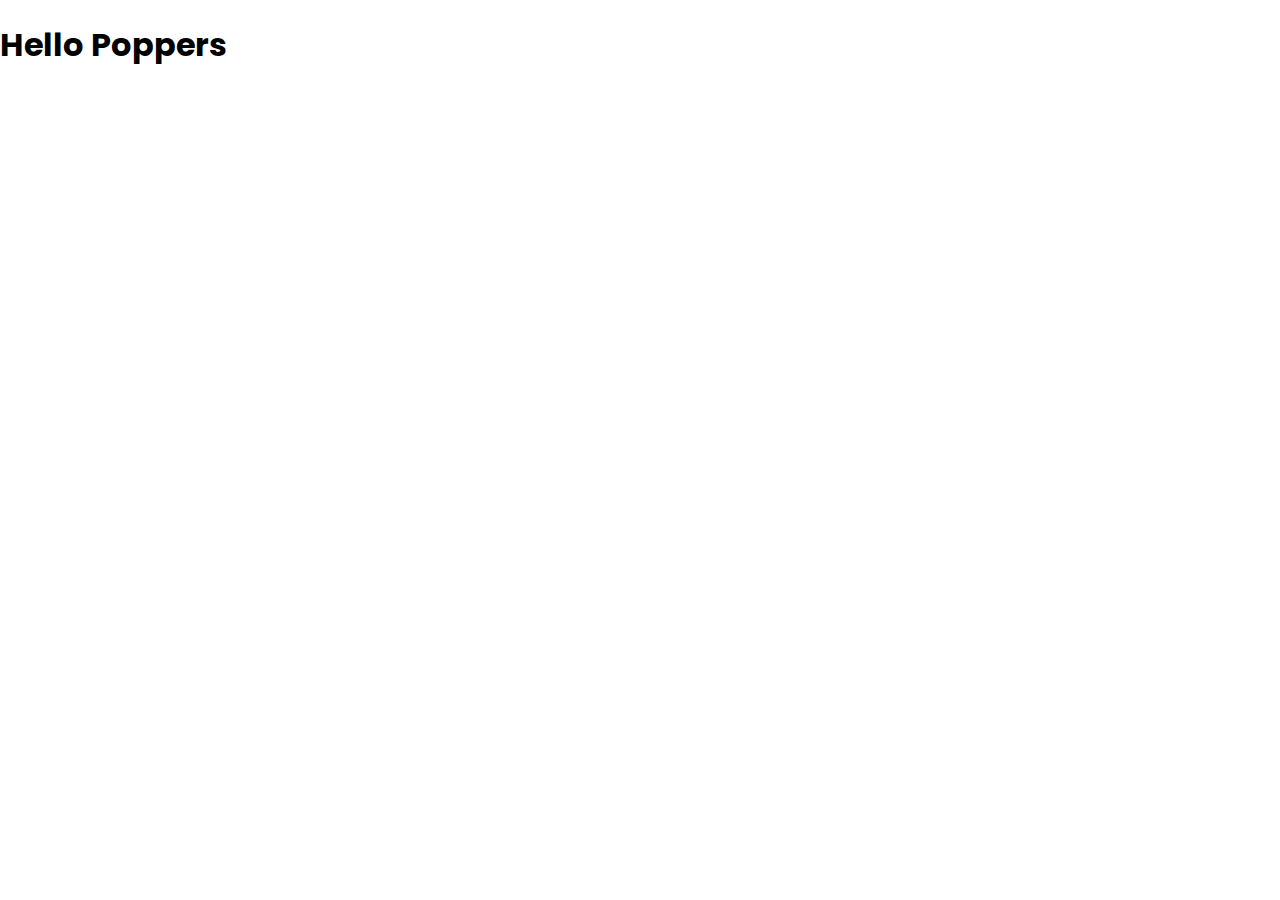
<file: base-project/index.html>
<!DOCTYPE html>
<html lang="en">

<head>
    <meta charset="UTF-8">
    <meta http-equiv="X-UA-Compatible" content="IE=edge">
    <meta name="viewport" content="width=device-width, initial-scale=1.0">
    <title>Document</title>
    <link rel="stylesheet" href="style.css">
    <script src="script.js" defer></script>
</head>

<body>
    <h1>Hello Poppers</h1>
</body>

</html>
</file>
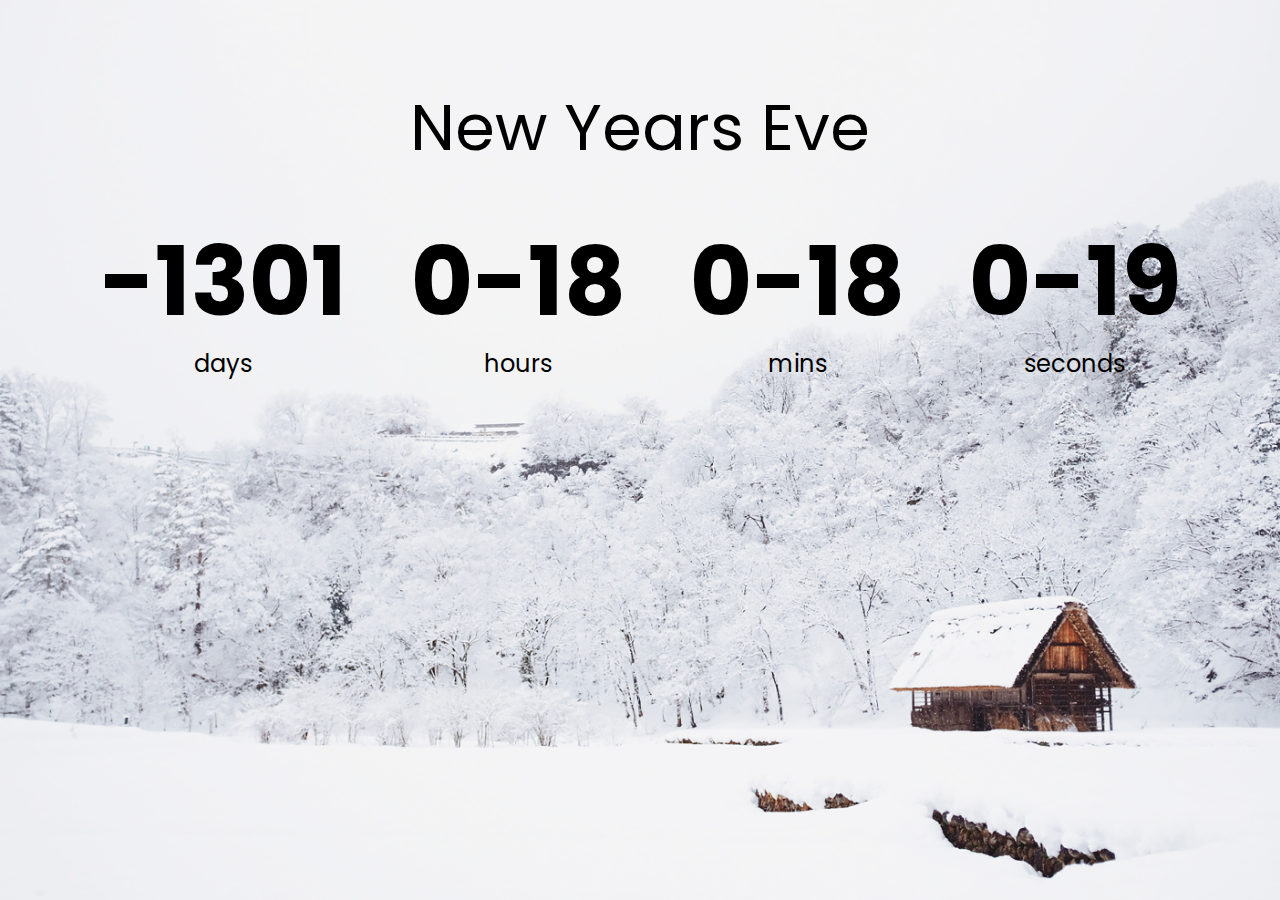
<file: countdown-timer/index.html>
<!DOCTYPE html>
<html lang="en">

<head>
    <meta charset="UTF-8">
    <meta http-equiv="X-UA-Compatible" content="IE=edge">
    <meta name="viewport" content="width=device-width, initial-scale=1.0">
    <title>Counterdown-timer</title>
    <link rel="stylesheet" href="style.css">
    <script src="script.js" defer></script>
</head>

<body>
    <h1>New Years Eve</h1>

    <div class="countdown-container">
        <div class="countdown-el days-c">
            <p class="big-text" id="days">0</p>
            <span>days</span>
        </div>
        <div class="countdown-el hours-c">
            <p class="big-text" id="hours">0</p>
            <span>hours</span>
        </div>
        <div class="countdown-el mins-c">
            <p class="big-text" id="mins">0</p>
            <span>mins</span>
        </div>
        <div class="countdown-el seconds-c">
            <p class="big-text" id="seconds">0</p>
            <span>seconds</span>
        </div>
    </div>
</body>

</html>
</file>
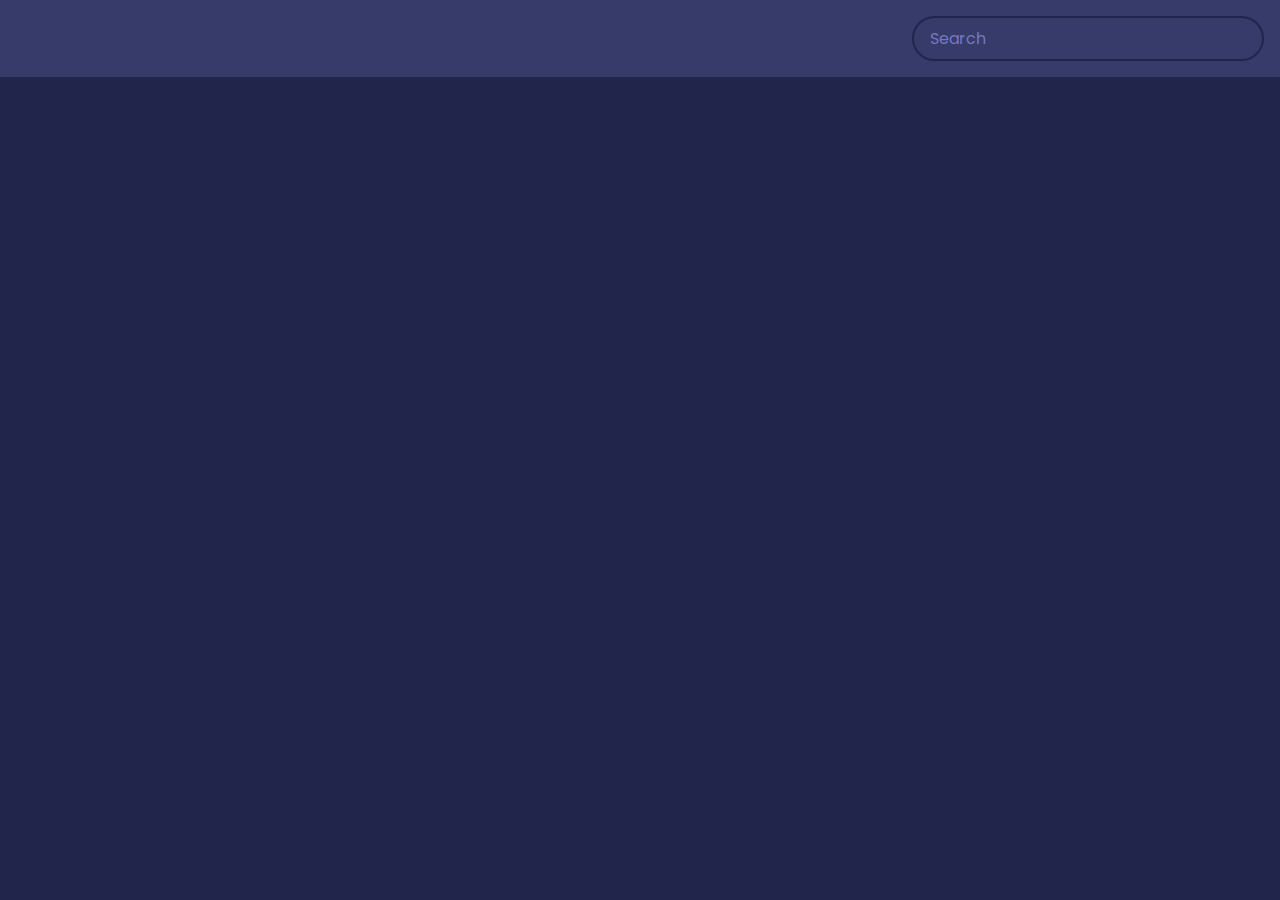
<file: movie-app/index.html>
<!DOCTYPE html>
<html lang="en">
    <head>
        <meta charset="UTF-8" />
        <meta name="viewport" content="width=device-width, initial-scale=1.0" />
        <title>Movie App</title>
        <link rel="stylesheet" href="style.css" />
        <script src="script.js" defer></script>
    </head>
    <body>
        <header>
            <form id="form">
                <input
                    type="text"
                    id="search"
                    placeholder="Search"
                    class="search"
                />
            </form>
        </header>
        <main id="main"></main>
    </body>
</html>
</file>
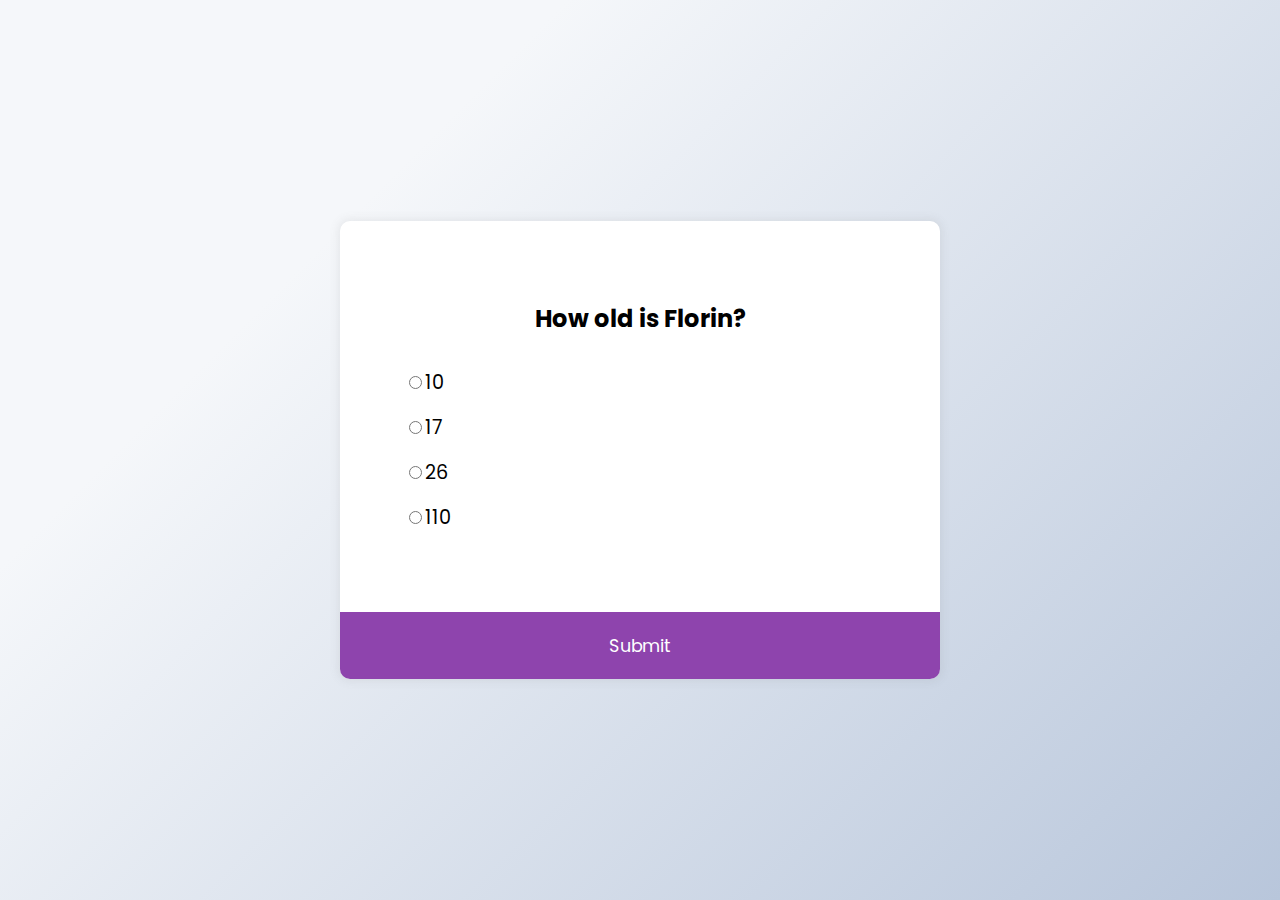
<file: quiz-app/index.html>
<!DOCTYPE html>
<html lang="en">

<head>
    <meta charset="UTF-8">
    <meta http-equiv="X-UA-Compatible" content="IE=edge">
    <meta name="viewport" content="width=device-width, initial-scale=1.0">
    <title>Quiz App</title>
    <link rel="stylesheet" href="style.css">
    <script src="script.js" defer></script>
</head>

<body>
    <div class="quiz-container" id="quiz">
        <div class="quiz-header">
            <h2 id="question">Question text</h2>
            <ul>
                <li>
                    <input type="radio" id="a" name="answer" class="answer"><label id="a_text" for="a">Question</label>
                </li>
                <li>
                    <input type="radio" id="b" name="answer" class="answer"><label id="b_text" for="b">Question</label>
                </li>
                <li>
                    <input type="radio" id="c" name="answer" class="answer"><label id="c_text" for="c">Question</label>
                </li>
                <li>
                    <input type="radio" id="d" name="answer" class="answer"><label id="d_text" for="d">Question</label>
                </li>
            </ul>
        </div>
            <button id="submit">Submit</button>
        </div>
    </body>
    
    </html>
</file>
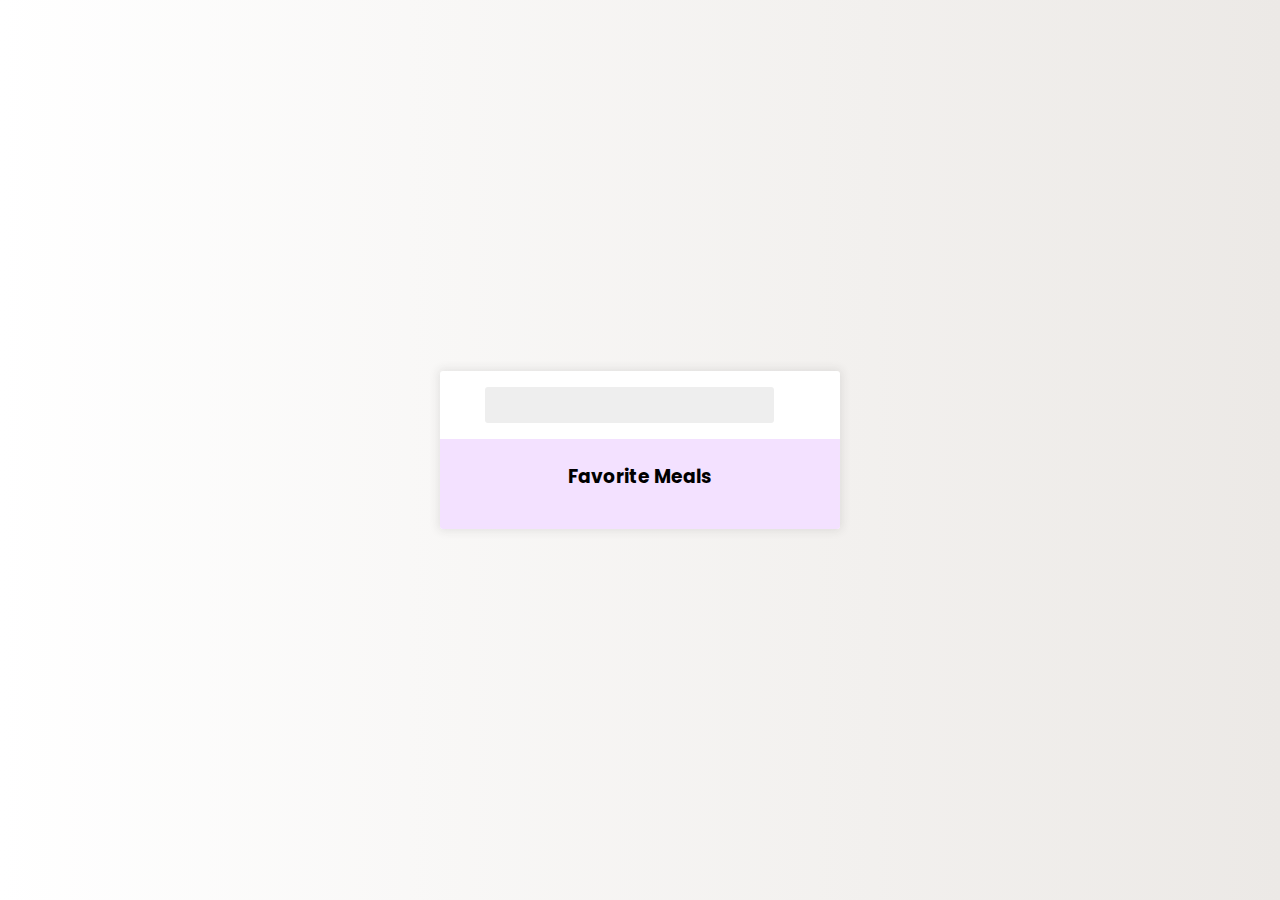
<file: recipe-app/index.html>
<!DOCTYPE html>
<html lang="en">

<head>
    <meta charset="UTF-8">
    <meta http-equiv="X-UA-Compatible" content="IE=edge">
    <meta name="viewport" content="width=device-width, initial-scale=1.0">
    <title>Recipes App</title>
    <link rel="stylesheet" href="https://cdnjs.cloudflare.com/ajax/libs/font-awesome/6.0.0-beta3/css/all.min.css" integrity="sha512-Fo3rlrZj/k7ujTnHg4CGR2D7kSs0v4LLanw2qksYuRlEzO+tcaEPQogQ0KaoGN26/zrn20ImR1DfuLWnOo7aBA==" crossorigin="anonymous" referrerpolicy="no-referrer" />
    <link rel="stylesheet" href="style.css">
    <script src="script.js" defer></script>
</head>

<body>
    <div class="mobile-container">
        <header>
            <input type="text" id="search-term"/>
            <button id="search"><i class="fas fa-search"></i></button>
        </header>
        <div class="fav-container">
            <h3>Favorite Meals</h3>
            <ul class="fav-meals" id="fav-meals">
            </ul>
        </div>
        <div class="meals" id="meals">
        </div>
    </div>
    <div class="popup-container hidden" id="meal-popup">
        <div class="popup">
            <button id="close-popup" class="close-popup"><i class="fas fa-times"></i></button>
            <div class="meal-info" id="meal-info">
            </div>
        </div>
    </div>
</body>

</html>
</file>
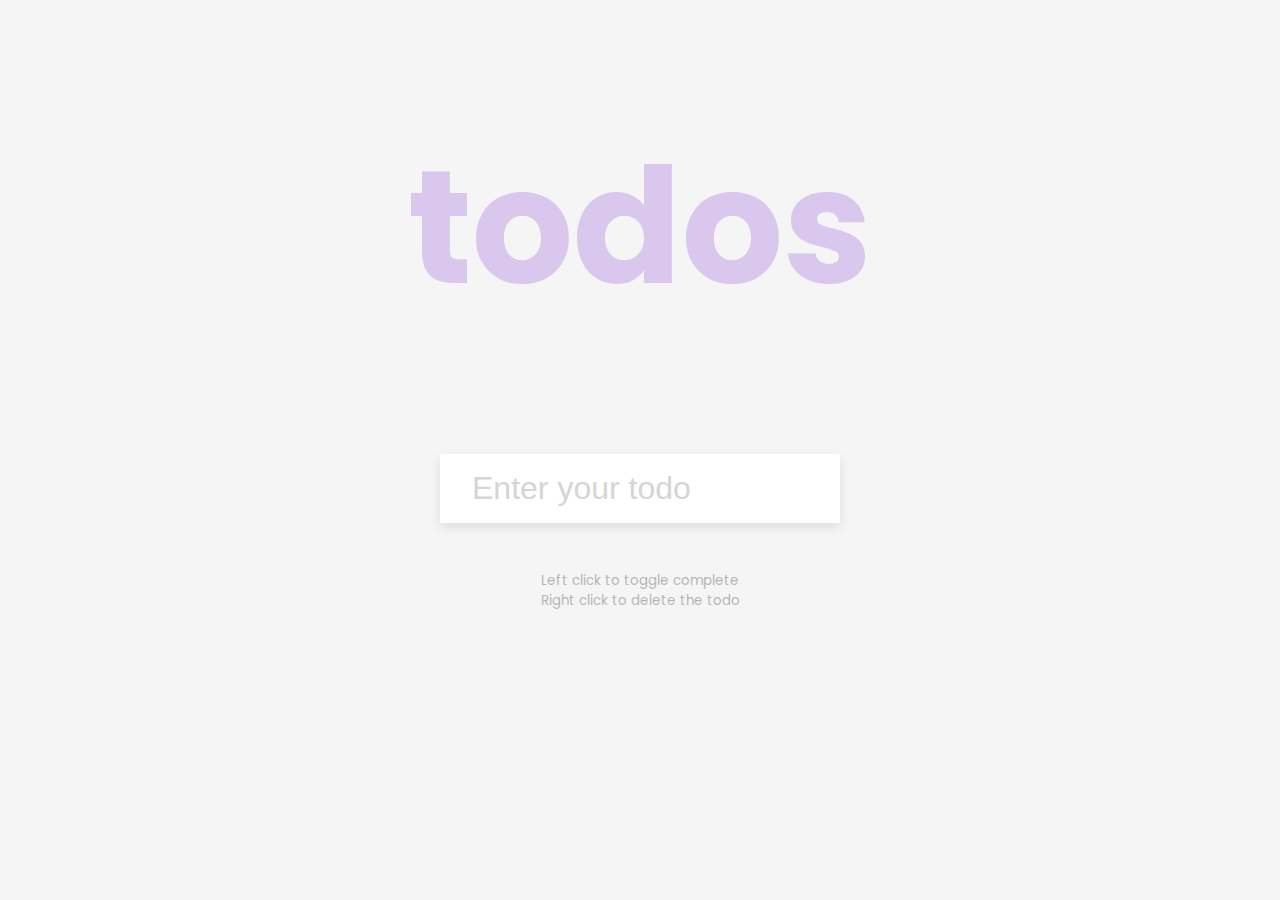
<file: todo-app/index.html>
<!DOCTYPE html>
<html lang="en">

<head>
    <meta charset="UTF-8">
    <meta http-equiv="X-UA-Compatible" content="IE=edge">
    <meta name="viewport" content="width=device-width, initial-scale=1.0">
    <title>Todo app</title>
    <link rel="stylesheet" href="style.css">
    <script src="script.js" defer></script>
</head>

<body>
    <h1>todos</h1>
    <div class="form-container">
        <form id="form">
            <input 
            type="text" 
            id="input" 
            class="input"
            placeholder="Enter your todo"
            autocomplete="off"
            />
            <ul class="todos" id="todos">
            </ul>
        </form>
    </div>
    <small>Left click to toggle complete
        <br>Right click to delete the todo</small>
</body>

</html>
</file>
<file: base-project/style.css>
@import url('https://fonts.googleapis.com/css2?family=Poppins&display=swap');
* {
    box-sizing: border-box;
}

body {
    font-family: "Poppins", sans-serif;
    margin: 0;
}
</file>
<file: countdown-timer/style.css>
@import url("https://fonts.googleapis.com/css2?family=Poppins:wght@200;400;600&display=swap");

* {
    box-sizing: border-box;
}

body {
    background-image: url(./snow.jpg);
    background-size: cover;
    background-position: center center;
    display: flex;
    flex-direction: column;
    align-items: center;
    min-height: 100vh;
    font-family: 'Poppins', sans-serif;
    margin: 0;
}

h1 {
    font-weight: normal;
    font-size: 4rem;
    margin-top: 5rem;
}

.countdown-container {
    display: flex;
    flex-wrap: wrap;
    justify-content: center;
}

.big-text {
    font-weight: bold;
    font-size: 6rem;
    line-height: 1;
    margin: 1rem 2rem;
}

.countdown-el {
    text-align: center;
}

.countdown-el span {
    font-size: 1.5rem;
}
</file>
<file: movie-app/style.css>
@import url("https://fonts.googleapis.com/css2?family=Poppins:wght@200;400;600&display=swap");

* {
    box-sizing: border-box;
}

body {
    background-color: #22254b;
    font-family: "Poppins", sans-serif;
    margin: 0;
}

header {
    background-color: #373b69;
    display: flex;
    justify-content: flex-end;
    padding: 1rem;
}

.search {
    background-color: transparent;
    border: 2px solid #22254b;
    border-radius: 50px;
    color: #fff;
    font-family: inherit;
    font-size: 1rem;
    padding: 0.5rem 1rem;
}

.search::placeholder {
    color: #7378c5;
}

.search:focus {
    background-color: #22254b;
    outline: none;
}

main {
    display: flex;
    flex-wrap: wrap;
}

.movie {
    background-color: #373b69;
    border-radius: 3px;
    box-shadow: 0 4px 5px rgba(0, 0, 0, 0.2);
    overflow: hidden;
    position: relative;
    margin: 1rem;
    width: 300px;
}

.movie img {
    width: 100%;
}

.movie-info {
    color: #eee;
    display: flex;
    align-items: center;
    justify-content: space-between;
    padding: 0.5rem 1rem 1rem;
    letter-spacing: 0.5px;
}

.movie-info h3 {
    margin: 0;
}

.movie-info span {
    background-color: #22254b;
    border-radius: 3px;
    font-weight: bold;
    padding: 0.25rem 0.5rem;
}
.movie-info span.green {
    color: rgb(39, 189, 39);
}

.movie-info span.orange {
    color: orange;
}

.movie-info span.red {
    color: rgb(189, 42, 42);
}

.overview {
    background-color: #fff;
    padding: 2rem;
    position: absolute;
    max-height: 100%;
    overflow: auto;
    left: 0;
    bottom: 0;
    right: 0;
    transform: translateY(101%);
    transition: transform 0.3s ease-in;
}

.overview h3 {
    margin-top: 0;
}

.movie:hover .overview {
    transform: translateY(0);
}
</file>
<file: quiz-app/style.css>
@import url('https://fonts.googleapis.com/css2?family=Poppins&display=swap');
* {
    box-sizing: border-box;
}

body {
    background-color: #b8c6db;
    background-image: linear-gradient(315deg, #b8c6db 0%, #f5f7fa 74%);
    display: flex;
    align-items: center;
    justify-content: center;
    font-family: "Poppins", sans-serif;
    margin: 0;
    min-height: 100vh;
}

.quiz-container {
    background-color: white;
    border-radius: 10px;
    box-shadow: 0 0 10px 2px rgba(100, 100, 100, 0.1);
    overflow: hidden;
    width: 600px;
    max-width: 100%;
}
.quiz-header {
    padding: 4rem;
}

h2 {
    padding: 1rem;
    text-align: center;
    margin: 0;
}

ul {
    list-style-type: none;
    padding: 0;
}

ul li {
    font-size: 1.2rem;
    margin: 1rem 0;
}

ul li label {
    cursor: pointer;
}

button {
    background-color: #8e44ad;
    border: none;
    color: white;
    cursor: pointer;
    display: block;
    font-family: inherit;
    font-size: 1.1rem;
    width: 100%;
    padding: 1.3rem;
}

button:hover {
    background-color: #5f207a;
}

button:focus {
    background-color: #371844;
    outline: none;
}
</file>
<file: recipe-app/style.css>
@import url('https://fonts.googleapis.com/css2?family=Poppins&display=swap');
* {
    box-sizing: border-box;
}

body {
    background: #ECE9E6;  /* fallback for old browsers */
    background: -webkit-linear-gradient(to right, #FFFFFF, #ECE9E6);  /* Chrome 10-25, Safari 5.1-6 */
    background: linear-gradient(to right, #FFFFFF, #ECE9E6); /* W3C, IE 10+/ Edge, Firefox 16+, Chrome 26+, Opera 12+, Safari 7+ */

    display: flex;
    align-items: center;
    justify-content: center;
    font-family: "Poppins", sans-serif;
    margin: 0;
    min-height: 100vh;
}

img {
    max-width: 100%;
}

.mobile-container {
    background-color: white;
    box-shadow: 0 0 10px 2px #3333331a;
    border-radius: 3px;
    overflow: hidden;
    width: 400px;
}

header  {
    display: flex;
    align-items: center;
    justify-content: center;
    padding: 1rem;
}

header input{
    background-color: #eee;
    border: none;
    border-radius: 3px;
    font-family: inherit;
    padding: 0.5rem 1rem;
}

header button{
    background-color: transparent;
    border: none;
    color: rgb(126, 125, 125);
    font-size: 1.5rem;
    margin-left: 10px;
}

.fav-container {
    background-color: rgb(243, 225, 255);
    padding: 0.25rem 1rem;
    text-align: center;
}

.fav-meals {
    display: flex;
    flex-wrap: wrap;
    justify-content: center;
    list-style-type: none;
    padding: 0;
}

.fav-meals li {
    cursor: pointer;
    position: relative;
    margin: 5px;
    width: 75px;
}

.fav-meals li .clear{
    background-color: transparent;
    border: none;
    cursor: pointer;
    opacity: 0;
    position: absolute;
    top: -0.5rem;
    right: -0.5rem;
    font-size: 1.2rem;
}
.fav-meals li:hover .clear{
    opacity: 1;
}

.fav-meals li img {
    border: 2px solid white;
    border-radius: 50%;
    box-shadow: 0 0 10px 2px #3333331a;
    object-fit: cover;
    height: 75px;
    width: 75px;
}
.fav-meals li span {
    display: inline-block;
    font-size: 0.9rem;
    white-space: nowrap;
    overflow: hidden;
    text-overflow: ellipsis;
    width: 75px;
}

.meal {
    border-radius: 3px;
    box-shadow: 0 0 10px 2px #3333331a;
    cursor: pointer;
    margin: 1rem;
    overflow: hidden;
}

.meal-header {
    position: relative;
}

.meal-header .random {
    position: absolute;
    top: 1rem;
    background-color: white;
    padding: 0.25rem 1rem;
    border-top-right-radius: 3px;
    border-bottom-right-radius: 3px;
}

.meal-header img{
    height: 240px;
    width: 100%;
}

.meal-body {
    display: flex;
    align-items: center;
    justify-content: space-between;
    padding: 1rem;
}

.meal-body h4{
    margin: 0;
}

.meal-body .fav-btn{
    border: none;
    background-color: transparent;
    color:rgb(197, 188, 198);
    cursor: pointer;
    font-size: 1.2rem;
}

.meal-body .fav-btn.active {
    color: rebeccapurple;
}

.popup-container {
    background-color: rgba(0, 0, 0, 0.5);
    display: flex;
    align-items: center;
    justify-content: center;
    position: fixed;
    left: 0;
    right: 0;
    top: 0;
    bottom: 0;
}
.popup-container.hidden {
    opacity: 0;
    pointer-events: none;
}

.popup {
    background-color: white;
    border-radius: 5px;
    padding: 0 2rem;
    position: relative;
    overflow: auto;
    max-height: 100vh;
    max-width: 800px;   
    width: 100%;
}

.popup .close-popup {
    background-color: transparent;
    border: none;
    cursor: pointer;
    font-size: 1.5rem;
    position: absolute;
    top: 1rem;
    right: 1rem;
}

.meal-info h1{
    text-align: center;
}
</file>
<file: todo-app/style.css>
@import url('https://fonts.googleapis.com/css2?family=Poppins&display=swap');
* {
    box-sizing: border-box;
}

body {
    background-color: #f5f5f5;
    color: #444;
    font-family: "Poppins", sans-serif;
    display: flex;
    align-content: center;
    flex-direction: column;
    margin: 0;
    min-height: 100vh;
}

h1 {
    color: rgb(179, 131, 226);
    font-size: 10rem;
    text-align: center;
    opacity: 0.4;
}

.form-container {
    display: flex;
    align-content: center;
    justify-content: center;
}

form {
    box-shadow: 0 4px 10px rgba(0, 0, 0, 0.1);
    max-width: 100%;
    width: 400px;
}

.input {
    border: none;
    color: #444;
    font-size: 2rem;
    padding: 1rem 2rem;
    display: block;
    width: 100%;
}

.input::placeholder {
    color: #d5d5d5;
}

.todos {
    background-color: #fff;
    padding: 0;
    margin: 0;
    list-style-type: none;
}

.todos li {
    border-top: 1px solid #e5e5e5;
    cursor: pointer;
    font-size: 1.5rem;
    padding: 1rem 2rem;
}

.todos li.completed {
    color: #b6b6b6;
    text-decoration: line-through;
}

small {
    color: #b5b5b5;
    margin-top: 3rem;
    text-align: center;
}
</file>
